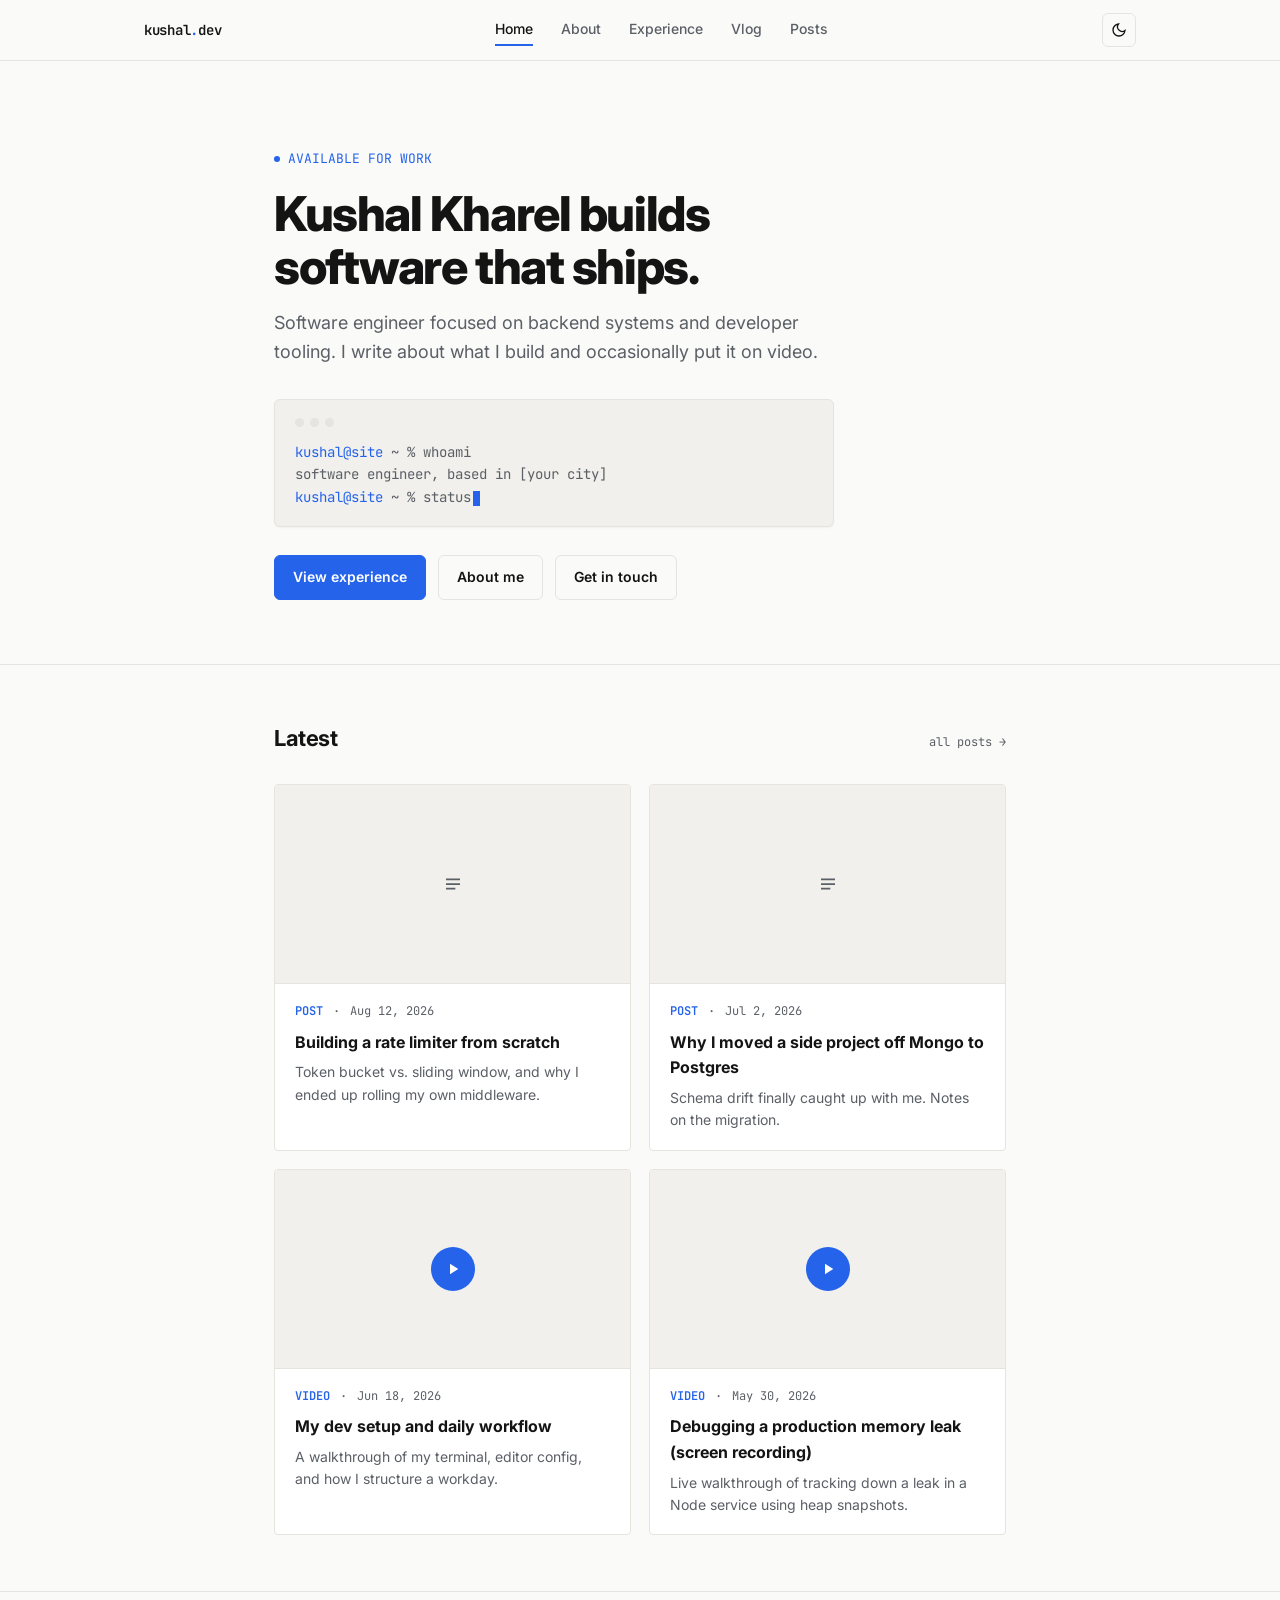
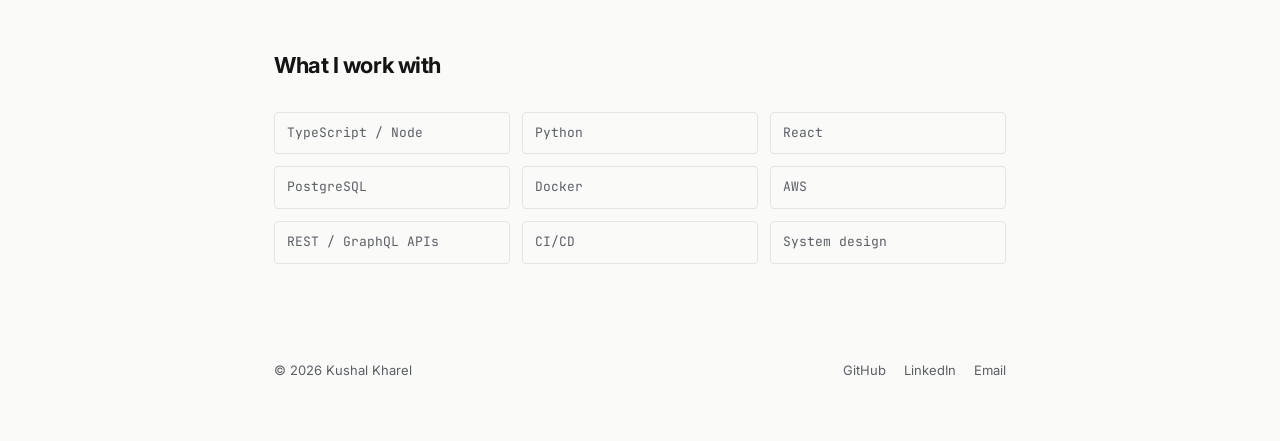
<file: index.html>
<!DOCTYPE html>
<html lang="en" data-theme="light">
<head>
<meta charset="UTF-8">
<meta name="viewport" content="width=device-width, initial-scale=1.0">
<title>Kushal Kharel — Software Engineer</title>
<meta name="description" content="Kushal Kharel — software engineer. Building things, writing about it, occasionally filming it.">
<link rel="icon" href="data:,">
<link rel="stylesheet" href="css/style.css">
</head>
<body>

<nav class="topnav">
  <div class="topnav-inner">
    <a href="index.html" class="brand">kushal<span class="dot">.</span>dev</a>
    <div class="nav-links" id="nav-links">
      <a href="index.html" class="active">Home</a>
      <a href="pages/about.html">About</a>
      <a href="pages/experience.html">Experience</a>
      <a href="pages/vlog.html">Vlog</a>
      <a href="pages/posts.html">Posts</a>
    </div>
    <div class="nav-right">
      <button class="theme-toggle" id="theme-toggle" aria-label="Toggle color theme">
        <svg class="icon-sun" viewBox="0 0 24 24" fill="none" stroke="currentColor" stroke-width="2"><circle cx="12" cy="12" r="4"/><path d="M12 2v2M12 20v2M4.93 4.93l1.41 1.41M17.66 17.66l1.41 1.41M2 12h2M20 12h2M4.93 19.07l1.41-1.41M17.66 6.34l1.41-1.41"/></svg>
        <svg class="icon-moon" viewBox="0 0 24 24" fill="none" stroke="currentColor" stroke-width="2"><path d="M21 12.79A9 9 0 1 1 11.21 3 7 7 0 0 0 21 12.79z"/></svg>
      </button>
      <button class="nav-toggle" id="nav-toggle" aria-label="Toggle menu">
        <svg width="22" height="22" viewBox="0 0 24 24" fill="none" stroke="currentColor" stroke-width="2"><path d="M3 12h18M3 6h18M3 18h18"/></svg>
      </button>
    </div>
  </div>
</nav>

<header class="hero">
  <div class="wrap">
    <div class="eyebrow">AVAILABLE FOR WORK</div>
    <h1>Kushal Kharel builds<br>software that ships.</h1>
    <p class="lede">Software engineer focused on backend systems and developer tooling. I write about what I build and occasionally put it on video.</p>

    <div class="terminal">
      <div class="terminal-bar"><span></span><span></span><span></span></div>
      <div class="terminal-line"><span class="terminal-prompt">kushal@site</span> ~ % whoami</div>
      <div class="terminal-line">software engineer, based in [your city]</div>
      <div class="terminal-line"><span class="terminal-prompt">kushal@site</span> ~ % status<span class="terminal-cursor"></span></div>
    </div>

    <div class="hero-actions">
      <a href="pages/experience.html" class="btn btn-primary">View experience</a>
      <a href="pages/about.html" class="btn btn-ghost">About me</a>
      <a href="mailto:you@kushalkharel.com" class="btn btn-ghost">Get in touch</a>
    </div>
  </div>
</header>

<section class="block">
  <div class="wrap">
    <div class="section-head">
      <span class="section-title">Latest</span>
      <a href="pages/posts.html" class="section-tag">all posts →</a>
    </div>
    <div class="posts-grid" id="home-latest">
      <!-- Filled from shared data -->
    </div>
  </div>
</section>

<section class="block">
  <div class="wrap">
    <div class="section-head">
      <span class="section-title">What I work with</span>
    </div>
    <div class="skills-grid">
      <div class="skill-item">TypeScript / Node</div>
      <div class="skill-item">Python</div>
      <div class="skill-item">React</div>
      <div class="skill-item">PostgreSQL</div>
      <div class="skill-item">Docker</div>
      <div class="skill-item">AWS</div>
      <div class="skill-item">REST / GraphQL APIs</div>
      <div class="skill-item">CI/CD</div>
      <div class="skill-item">System design</div>
    </div>
  </div>
</section>

<footer>
  <div class="wrap footer-inner">
    <span>© <span id="year"></span> Kushal Kharel</span>
    <div class="footer-links">
      <a href="https://github.com/" target="_blank" rel="noopener">GitHub</a>
      <a href="https://linkedin.com/" target="_blank" rel="noopener">LinkedIn</a>
      <a href="mailto:you@kushalkharel.com">Email</a>
    </div>
  </div>
</footer>

<script src="js/main.js"></script>
<script src="js/posts-data.js"></script>
<script>
  document.getElementById('year').textContent = new Date().getFullYear();
  const homeLatest = document.getElementById('home-latest');
  POSTS.slice(0, 4).forEach(p => {
    homeLatest.innerHTML += renderPostCard(p, '');
  });
</script>
</body>
</html>
</file>
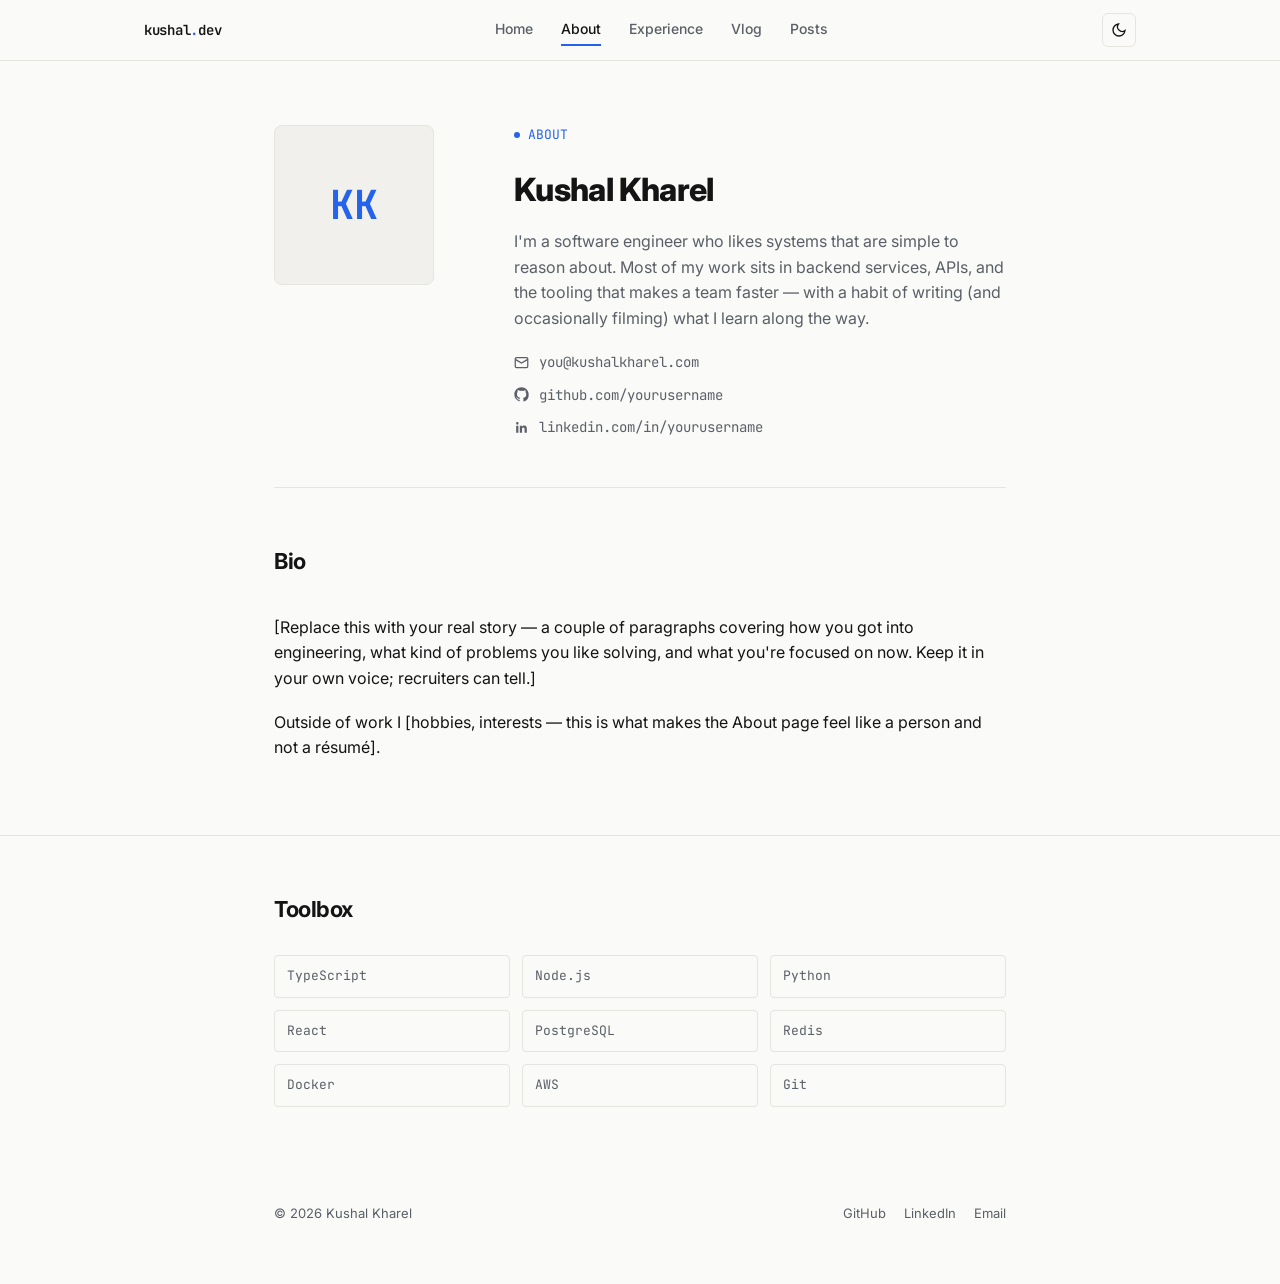
<file: pages/about.html>
<!DOCTYPE html>
<html lang="en" data-theme="light">
<head>
<meta charset="UTF-8">
<meta name="viewport" content="width=device-width, initial-scale=1.0">
<title>About — Kushal Kharel</title>
<link rel="icon" href="data:,">
<link rel="stylesheet" href="../css/style.css">
</head>
<body>

<nav class="topnav">
  <div class="topnav-inner">
    <a href="../index.html" class="brand">kushal<span class="dot">.</span>dev</a>
    <div class="nav-links" id="nav-links">
      <a href="../index.html">Home</a>
      <a href="about.html" class="active">About</a>
      <a href="experience.html">Experience</a>
      <a href="vlog.html">Vlog</a>
      <a href="posts.html">Posts</a>
    </div>
    <div class="nav-right">
      <button class="theme-toggle" id="theme-toggle" aria-label="Toggle color theme">
        <svg class="icon-sun" viewBox="0 0 24 24" fill="none" stroke="currentColor" stroke-width="2"><circle cx="12" cy="12" r="4"/><path d="M12 2v2M12 20v2M4.93 4.93l1.41 1.41M17.66 17.66l1.41 1.41M2 12h2M20 12h2M4.93 19.07l1.41-1.41M17.66 6.34l1.41-1.41"/></svg>
        <svg class="icon-moon" viewBox="0 0 24 24" fill="none" stroke="currentColor" stroke-width="2"><path d="M21 12.79A9 9 0 1 1 11.21 3 7 7 0 0 0 21 12.79z"/></svg>
      </button>
      <button class="nav-toggle" id="nav-toggle" aria-label="Toggle menu">
        <svg width="22" height="22" viewBox="0 0 24 24" fill="none" stroke="currentColor" stroke-width="2"><path d="M3 12h18M3 6h18M3 18h18"/></svg>
      </button>
    </div>
  </div>
</nav>

<div class="wrap">
  <div class="about-hero">
    <div class="avatar">KK</div>
    <div>
      <div class="eyebrow">ABOUT</div>
      <h1 style="font-size:32px;font-weight:800;letter-spacing:-0.02em;margin:0 0 14px;">Kushal Kharel</h1>
      <p style="color:var(--text-muted);font-size:16px;max-width:560px;margin:0 0 4px;">
        I'm a software engineer who likes systems that are simple to reason about.
        Most of my work sits in backend services, APIs, and the tooling that makes
        a team faster — with a habit of writing (and occasionally filming) what I
        learn along the way.
      </p>
      <div class="contact-list">
        <a href="mailto:you@kushalkharel.com">
          <svg width="15" height="15" viewBox="0 0 24 24" fill="none" stroke="currentColor" stroke-width="2"><rect x="2" y="4" width="20" height="16" rx="2"/><path d="m22 7-10 6L2 7"/></svg>
          you@kushalkharel.com
        </a>
        <a href="https://github.com/" target="_blank" rel="noopener">
          <svg width="15" height="15" viewBox="0 0 24 24" fill="currentColor"><path d="M12 .5C5.7.5.5 5.7.5 12c0 5 3.3 9.3 7.8 10.8.6.1.8-.3.8-.6v-2c-3.2.7-3.9-1.4-3.9-1.4-.5-1.3-1.3-1.7-1.3-1.7-1.1-.7.1-.7.1-.7 1.2.1 1.8 1.2 1.8 1.2 1 1.8 2.8 1.3 3.4 1 .1-.8.4-1.3.8-1.6-2.6-.3-5.3-1.3-5.3-5.8 0-1.3.5-2.3 1.2-3.1-.1-.3-.5-1.5.1-3.1 0 0 1-.3 3.3 1.2A11.4 11.4 0 0 1 12 6c1 0 2 .1 3 .4 2.3-1.5 3.3-1.2 3.3-1.2.6 1.6.2 2.8.1 3.1.8.8 1.2 1.8 1.2 3.1 0 4.5-2.7 5.5-5.3 5.8.4.4.8 1.1.8 2.2v3.3c0 .3.2.7.8.6A11.5 11.5 0 0 0 23.5 12c0-6.3-5.2-11.5-11.5-11.5z"/></svg>
          github.com/yourusername
        </a>
        <a href="https://linkedin.com/" target="_blank" rel="noopener">
          <svg width="15" height="15" viewBox="0 0 24 24" fill="currentColor"><path d="M20.4 20.4h-3.5v-5.6c0-1.3 0-3-1.9-3s-2.1 1.4-2.1 2.9v5.7H9.3V9h3.4v1.6h.1c.5-.9 1.6-1.9 3.4-1.9 3.6 0 4.3 2.4 4.3 5.5v6.2zM5.3 7.4A2 2 0 1 1 5.3 3.3a2 2 0 0 1 0 4.1zM7 20.4H3.5V9H7v11.4z"/></svg>
          linkedin.com/in/yourusername
        </a>
      </div>
    </div>
  </div>
</div>

<section class="block">
  <div class="wrap">
    <div class="section-head"><span class="section-title">Bio</span></div>
    <div class="prose" style="padding-bottom:0;">
      <p>
        [Replace this with your real story — a couple of paragraphs covering how you
        got into engineering, what kind of problems you like solving, and what
        you're focused on now. Keep it in your own voice; recruiters can tell.]
      </p>
      <p>
        Outside of work I [hobbies, interests — this is what makes the About page
        feel like a person and not a résumé].
      </p>
    </div>
  </div>
</section>

<section class="block">
  <div class="wrap">
    <div class="section-head"><span class="section-title">Toolbox</span></div>
    <div class="skills-grid">
      <div class="skill-item">TypeScript</div>
      <div class="skill-item">Node.js</div>
      <div class="skill-item">Python</div>
      <div class="skill-item">React</div>
      <div class="skill-item">PostgreSQL</div>
      <div class="skill-item">Redis</div>
      <div class="skill-item">Docker</div>
      <div class="skill-item">AWS</div>
      <div class="skill-item">Git</div>
    </div>
  </div>
</section>

<footer>
  <div class="wrap footer-inner">
    <span>© <span id="year"></span> Kushal Kharel</span>
    <div class="footer-links">
      <a href="https://github.com/" target="_blank" rel="noopener">GitHub</a>
      <a href="https://linkedin.com/" target="_blank" rel="noopener">LinkedIn</a>
      <a href="mailto:you@kushalkharel.com">Email</a>
    </div>
  </div>
</footer>

<script src="../js/main.js"></script>
<script>document.getElementById('year').textContent = new Date().getFullYear();</script>
</body>
</html>
</file>
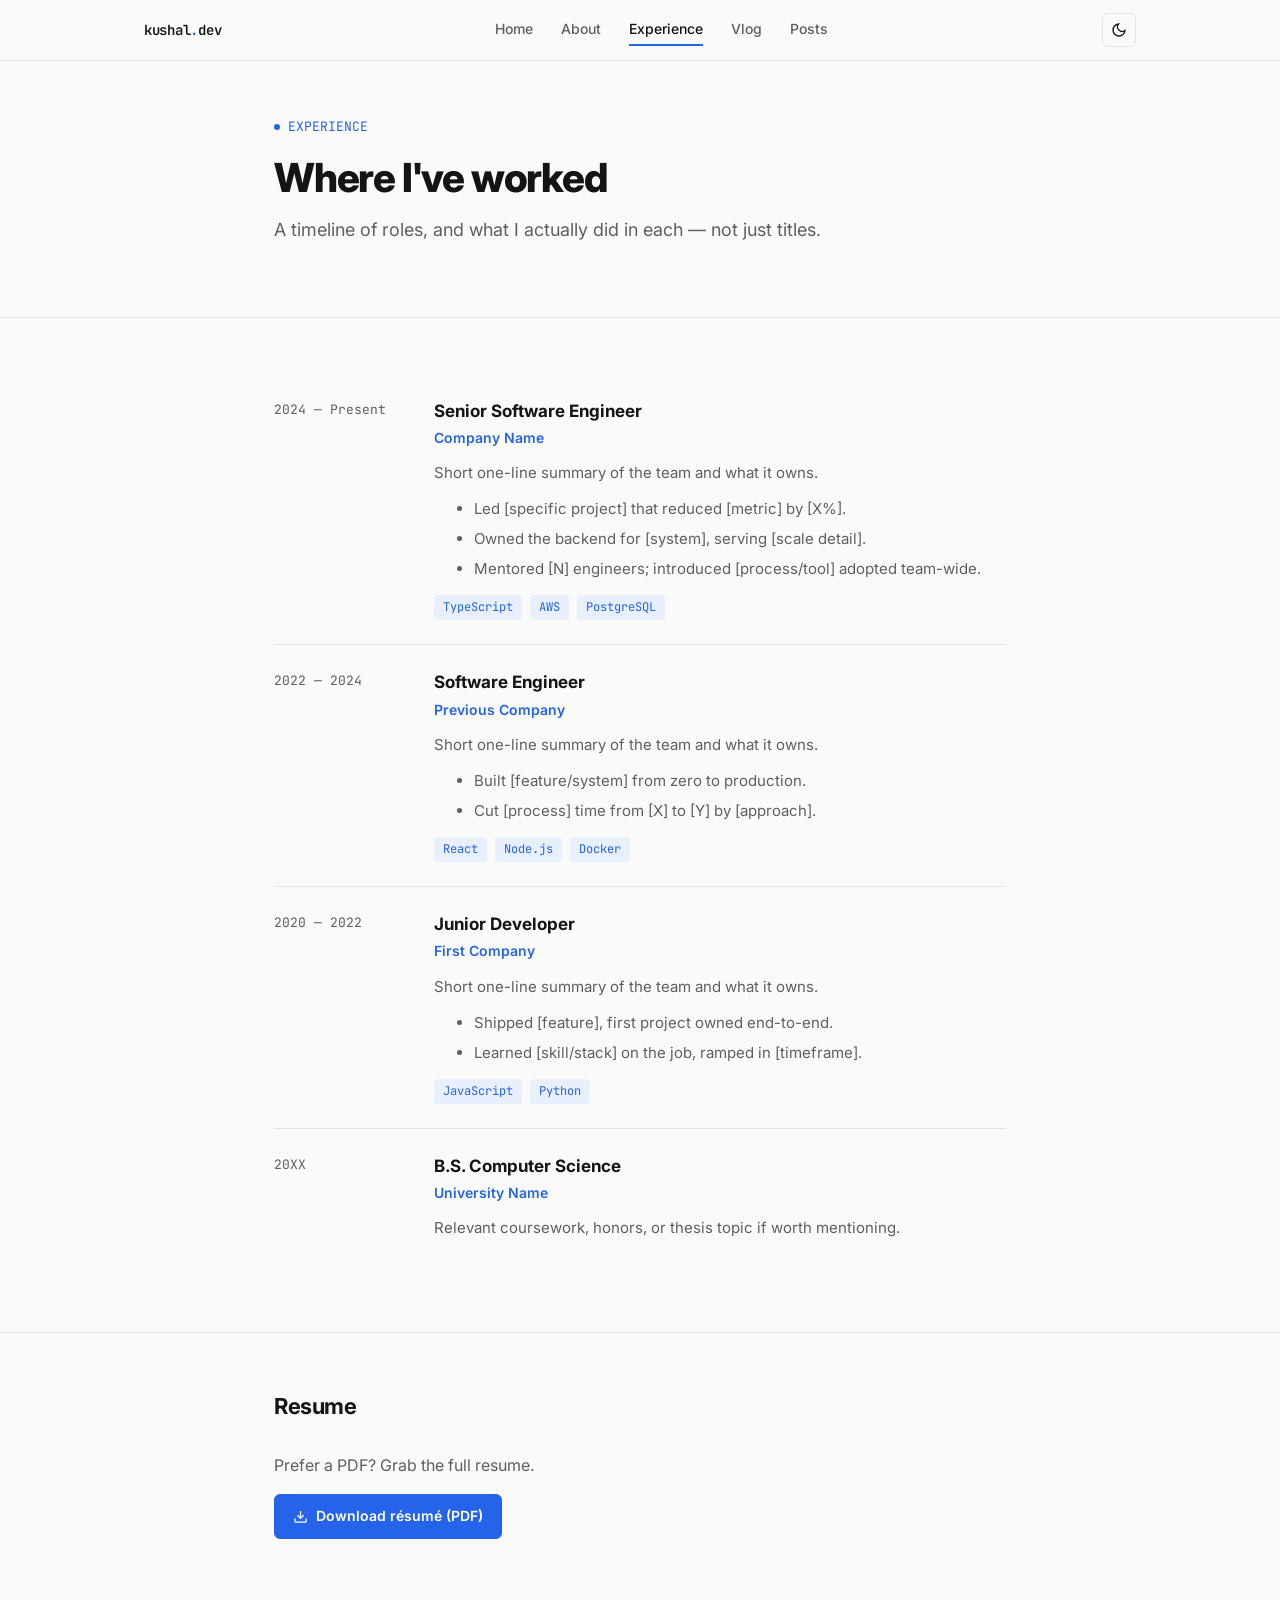
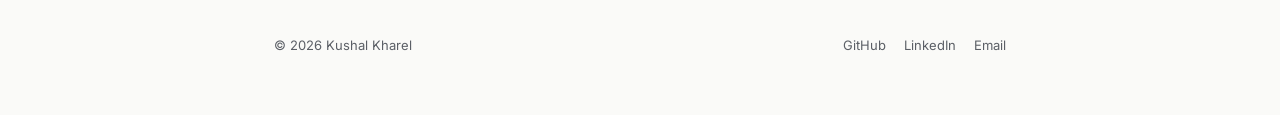
<file: pages/experience.html>
<!DOCTYPE html>
<html lang="en" data-theme="light">
<head>
<meta charset="UTF-8">
<meta name="viewport" content="width=device-width, initial-scale=1.0">
<title>Experience — Kushal Kharel</title>
<link rel="icon" href="data:,">
<link rel="stylesheet" href="../css/style.css">
</head>
<body>

<nav class="topnav">
  <div class="topnav-inner">
    <a href="../index.html" class="brand">kushal<span class="dot">.</span>dev</a>
    <div class="nav-links" id="nav-links">
      <a href="../index.html">Home</a>
      <a href="about.html">About</a>
      <a href="experience.html" class="active">Experience</a>
      <a href="vlog.html">Vlog</a>
      <a href="posts.html">Posts</a>
    </div>
    <div class="nav-right">
      <button class="theme-toggle" id="theme-toggle" aria-label="Toggle color theme">
        <svg class="icon-sun" viewBox="0 0 24 24" fill="none" stroke="currentColor" stroke-width="2"><circle cx="12" cy="12" r="4"/><path d="M12 2v2M12 20v2M4.93 4.93l1.41 1.41M17.66 17.66l1.41 1.41M2 12h2M20 12h2M4.93 19.07l1.41-1.41M17.66 6.34l1.41-1.41"/></svg>
        <svg class="icon-moon" viewBox="0 0 24 24" fill="none" stroke="currentColor" stroke-width="2"><path d="M21 12.79A9 9 0 1 1 11.21 3 7 7 0 0 0 21 12.79z"/></svg>
      </button>
      <button class="nav-toggle" id="nav-toggle" aria-label="Toggle menu">
        <svg width="22" height="22" viewBox="0 0 24 24" fill="none" stroke="currentColor" stroke-width="2"><path d="M3 12h18M3 6h18M3 18h18"/></svg>
      </button>
    </div>
  </div>
</nav>

<header class="hero" style="padding:56px 0 40px;">
  <div class="wrap">
    <div class="eyebrow">EXPERIENCE</div>
    <h1 style="font-size:clamp(28px,4vw,40px);">Where I've worked</h1>
    <p class="lede">A timeline of roles, and what I actually did in each — not just titles.</p>
  </div>
</header>

<section class="block">
  <div class="wrap">

    <div class="timeline-item">
      <div class="timeline-date">2024 — Present</div>
      <div>
        <h3 class="timeline-role">Senior Software Engineer</h3>
        <div class="timeline-org">Company Name</div>
        <p class="timeline-desc">
          Short one-line summary of the team and what it owns.
        </p>
        <ul class="timeline-desc">
          <li>Led [specific project] that reduced [metric] by [X%].</li>
          <li>Owned the backend for [system], serving [scale detail].</li>
          <li>Mentored [N] engineers; introduced [process/tool] adopted team-wide.</li>
        </ul>
        <div class="tag-row">
          <span class="tag">TypeScript</span>
          <span class="tag">AWS</span>
          <span class="tag">PostgreSQL</span>
        </div>
      </div>
    </div>

    <div class="timeline-item">
      <div class="timeline-date">2022 — 2024</div>
      <div>
        <h3 class="timeline-role">Software Engineer</h3>
        <div class="timeline-org">Previous Company</div>
        <p class="timeline-desc">
          Short one-line summary of the team and what it owns.
        </p>
        <ul class="timeline-desc">
          <li>Built [feature/system] from zero to production.</li>
          <li>Cut [process] time from [X] to [Y] by [approach].</li>
        </ul>
        <div class="tag-row">
          <span class="tag">React</span>
          <span class="tag">Node.js</span>
          <span class="tag">Docker</span>
        </div>
      </div>
    </div>

    <div class="timeline-item">
      <div class="timeline-date">2020 — 2022</div>
      <div>
        <h3 class="timeline-role">Junior Developer</h3>
        <div class="timeline-org">First Company</div>
        <p class="timeline-desc">
          Short one-line summary of the team and what it owns.
        </p>
        <ul class="timeline-desc">
          <li>Shipped [feature], first project owned end-to-end.</li>
          <li>Learned [skill/stack] on the job, ramped in [timeframe].</li>
        </ul>
        <div class="tag-row">
          <span class="tag">JavaScript</span>
          <span class="tag">Python</span>
        </div>
      </div>
    </div>

    <div class="timeline-item">
      <div class="timeline-date">20XX</div>
      <div>
        <h3 class="timeline-role">B.S. Computer Science</h3>
        <div class="timeline-org">University Name</div>
        <p class="timeline-desc">Relevant coursework, honors, or thesis topic if worth mentioning.</p>
      </div>
    </div>

  </div>
</section>

<section class="block">
  <div class="wrap">
    <div class="section-head"><span class="section-title">Resume</span></div>
    <p style="color:var(--text-muted);margin-bottom:16px;">Prefer a PDF? Grab the full resume.</p>
    <a href="../assets/resume.pdf" class="btn btn-primary" download>
      <svg width="15" height="15" viewBox="0 0 24 24" fill="none" stroke="currentColor" stroke-width="2"><path d="M21 15v4a2 2 0 0 1-2 2H5a2 2 0 0 1-2-2v-4M7 10l5 5 5-5M12 15V3"/></svg>
      Download résumé (PDF)
    </a>
  </div>
</section>

<footer>
  <div class="wrap footer-inner">
    <span>© <span id="year"></span> Kushal Kharel</span>
    <div class="footer-links">
      <a href="https://github.com/" target="_blank" rel="noopener">GitHub</a>
      <a href="https://linkedin.com/" target="_blank" rel="noopener">LinkedIn</a>
      <a href="mailto:you@kushalkharel.com">Email</a>
    </div>
  </div>
</footer>

<script src="../js/main.js"></script>
<script>document.getElementById('year').textContent = new Date().getFullYear();</script>
</body>
</html>
</file>
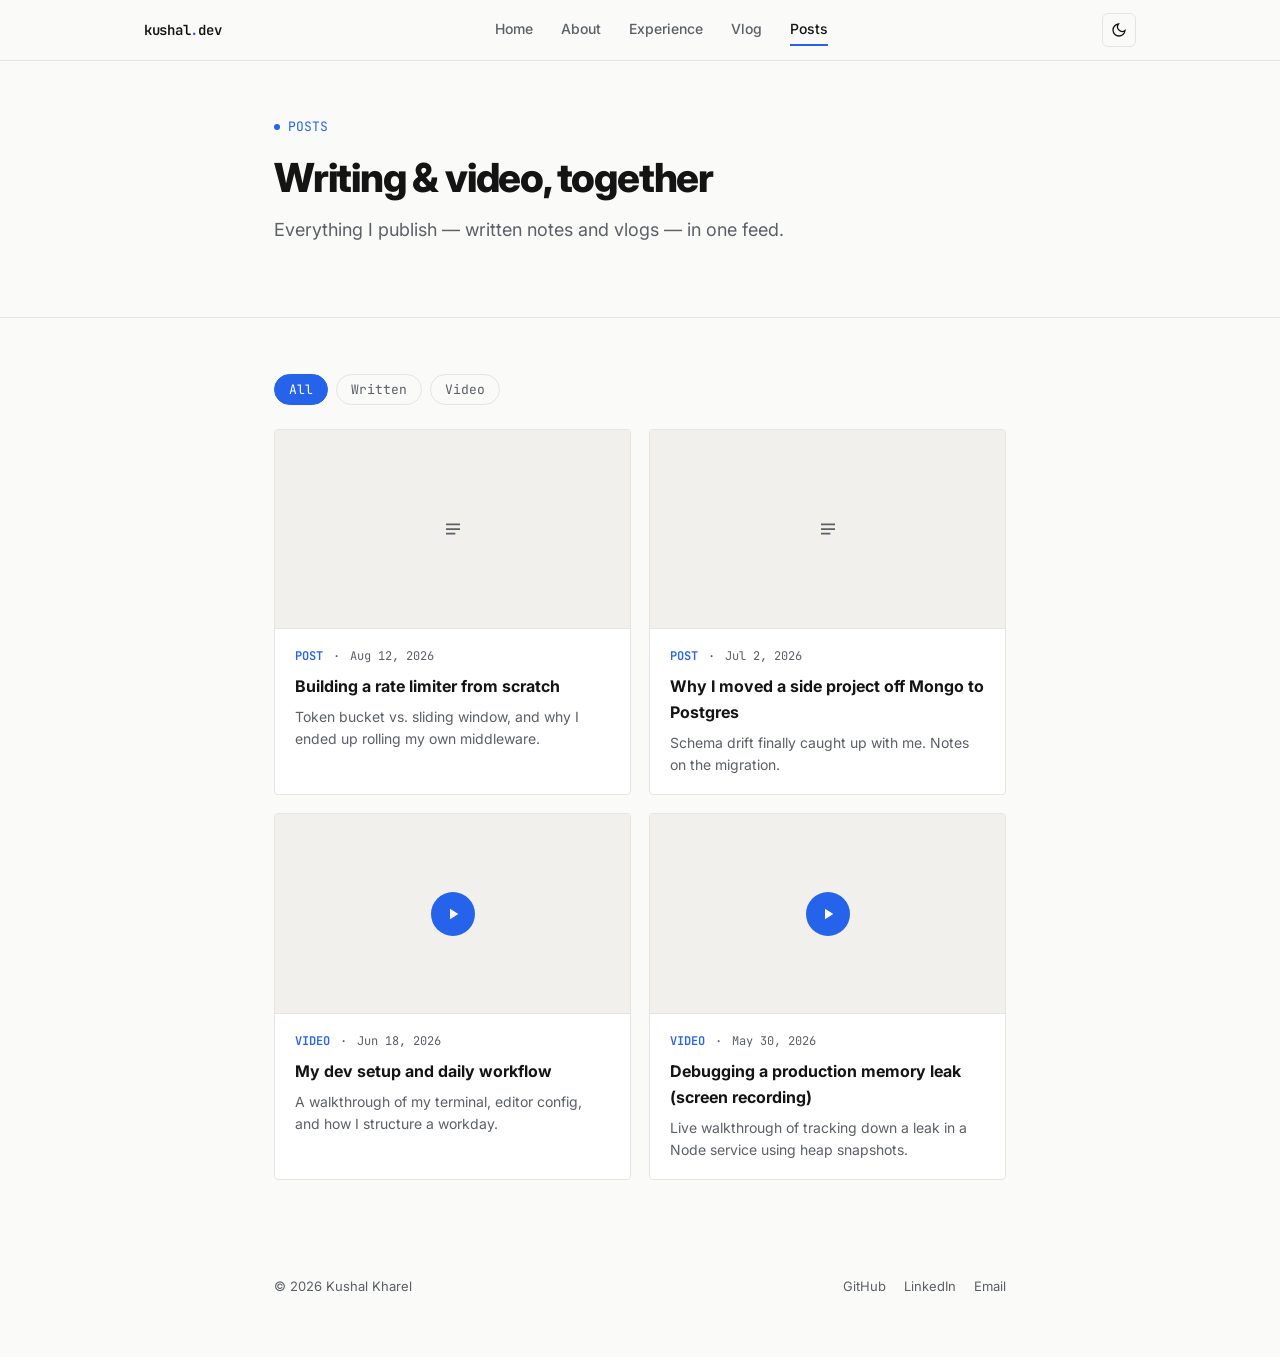
<file: pages/posts.html>
<!DOCTYPE html>
<html lang="en" data-theme="light">
<head>
<meta charset="UTF-8">
<meta name="viewport" content="width=device-width, initial-scale=1.0">
<title>Posts — Kushal Kharel</title>
<link rel="icon" href="data:,">
<link rel="stylesheet" href="../css/style.css">
</head>
<body>

<nav class="topnav">
  <div class="topnav-inner">
    <a href="../index.html" class="brand">kushal<span class="dot">.</span>dev</a>
    <div class="nav-links" id="nav-links">
      <a href="../index.html">Home</a>
      <a href="about.html">About</a>
      <a href="experience.html">Experience</a>
      <a href="vlog.html">Vlog</a>
      <a href="posts.html" class="active">Posts</a>
    </div>
    <div class="nav-right">
      <button class="theme-toggle" id="theme-toggle" aria-label="Toggle color theme">
        <svg class="icon-sun" viewBox="0 0 24 24" fill="none" stroke="currentColor" stroke-width="2"><circle cx="12" cy="12" r="4"/><path d="M12 2v2M12 20v2M4.93 4.93l1.41 1.41M17.66 17.66l1.41 1.41M2 12h2M20 12h2M4.93 19.07l1.41-1.41M17.66 6.34l1.41-1.41"/></svg>
        <svg class="icon-moon" viewBox="0 0 24 24" fill="none" stroke="currentColor" stroke-width="2"><path d="M21 12.79A9 9 0 1 1 11.21 3 7 7 0 0 0 21 12.79z"/></svg>
      </button>
      <button class="nav-toggle" id="nav-toggle" aria-label="Toggle menu">
        <svg width="22" height="22" viewBox="0 0 24 24" fill="none" stroke="currentColor" stroke-width="2"><path d="M3 12h18M3 6h18M3 18h18"/></svg>
      </button>
    </div>
  </div>
</nav>

<header class="hero" style="padding:56px 0 40px;">
  <div class="wrap">
    <div class="eyebrow">POSTS</div>
    <h1 style="font-size:clamp(28px,4vw,40px);">Writing & video, together</h1>
    <p class="lede">Everything I publish — written notes and vlogs — in one feed.</p>
  </div>
</header>

<section class="block">
  <div class="wrap">
    <div class="filter-row">
      <button class="filter-btn active" data-filter="all">All</button>
      <button class="filter-btn" data-filter="post">Written</button>
      <button class="filter-btn" data-filter="video">Video</button>
    </div>
    <div class="posts-grid" id="posts-grid"></div>
  </div>
</section>

<footer>
  <div class="wrap footer-inner">
    <span>© <span id="year"></span> Kushal Kharel</span>
    <div class="footer-links">
      <a href="https://github.com/" target="_blank" rel="noopener">GitHub</a>
      <a href="https://linkedin.com/" target="_blank" rel="noopener">LinkedIn</a>
      <a href="mailto:you@kushalkharel.com">Email</a>
    </div>
  </div>
</footer>

<script src="../js/main.js"></script>
<script src="../js/posts-data.js"></script>
<script>
  document.getElementById('year').textContent = new Date().getFullYear();
  const grid = document.getElementById('posts-grid');
  const sorted = [...POSTS].sort((a, b) => new Date(b.date) - new Date(a.date));

  function render(filter) {
    const items = filter === 'all' ? sorted : sorted.filter(p => p.kind === filter);
    grid.innerHTML = items.length
      ? items.map(p => renderPostCard(p, '../')).join('')
      : '<p style="color:var(--text-muted);">Nothing here yet.</p>';
  }

  document.querySelectorAll('.filter-btn').forEach(btn => {
    btn.addEventListener('click', () => {
      document.querySelectorAll('.filter-btn').forEach(b => b.classList.remove('active'));
      btn.classList.add('active');
      render(btn.dataset.filter);
    });
  });

  render('all');
</script>
</body>
</html>
</file>
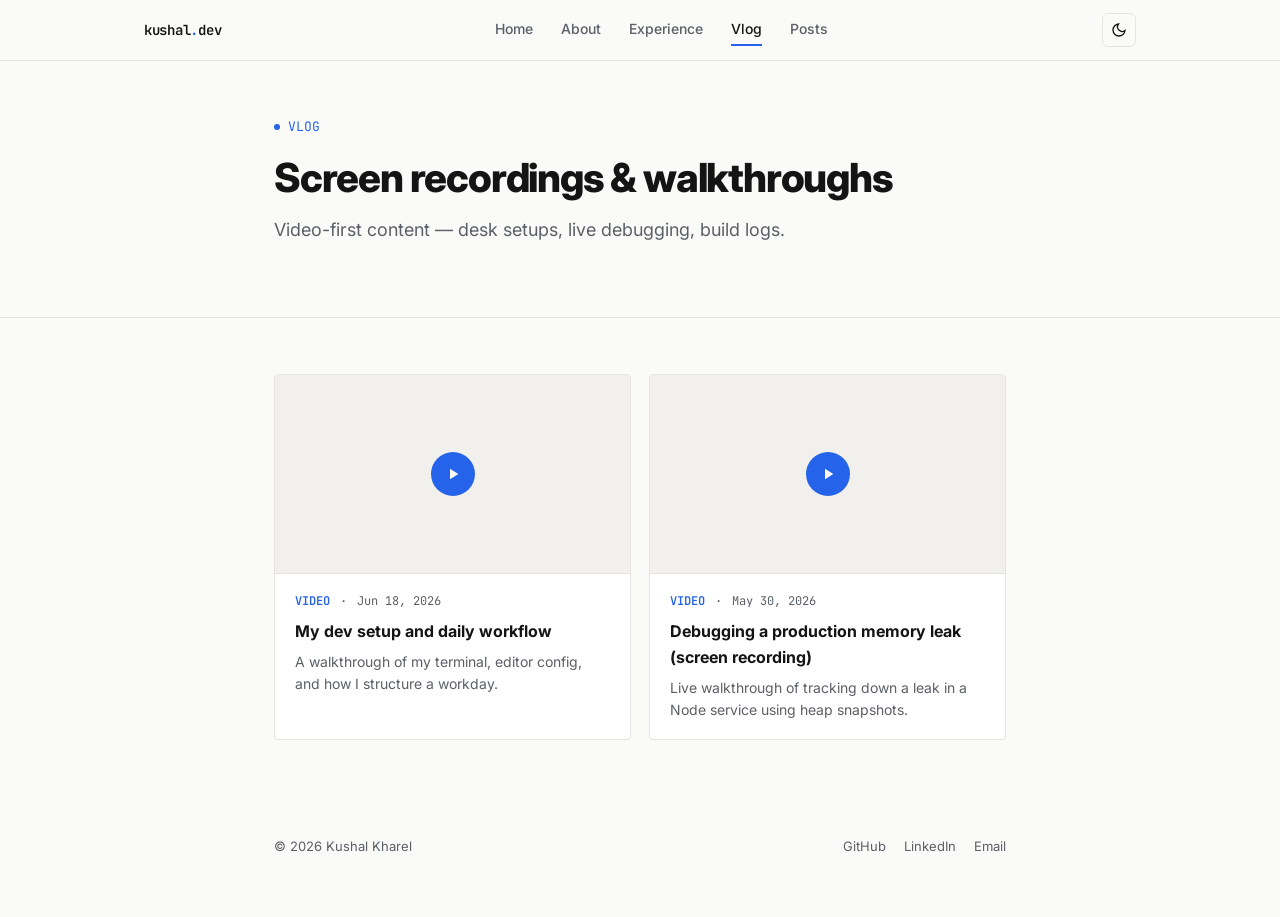
<file: pages/vlog.html>
<!DOCTYPE html>
<html lang="en" data-theme="light">
<head>
<meta charset="UTF-8">
<meta name="viewport" content="width=device-width, initial-scale=1.0">
<title>Vlog — Kushal Kharel</title>
<link rel="icon" href="data:,">
<link rel="stylesheet" href="../css/style.css">
</head>
<body>

<nav class="topnav">
  <div class="topnav-inner">
    <a href="../index.html" class="brand">kushal<span class="dot">.</span>dev</a>
    <div class="nav-links" id="nav-links">
      <a href="../index.html">Home</a>
      <a href="about.html">About</a>
      <a href="experience.html">Experience</a>
      <a href="vlog.html" class="active">Vlog</a>
      <a href="posts.html">Posts</a>
    </div>
    <div class="nav-right">
      <button class="theme-toggle" id="theme-toggle" aria-label="Toggle color theme">
        <svg class="icon-sun" viewBox="0 0 24 24" fill="none" stroke="currentColor" stroke-width="2"><circle cx="12" cy="12" r="4"/><path d="M12 2v2M12 20v2M4.93 4.93l1.41 1.41M17.66 17.66l1.41 1.41M2 12h2M20 12h2M4.93 19.07l1.41-1.41M17.66 6.34l1.41-1.41"/></svg>
        <svg class="icon-moon" viewBox="0 0 24 24" fill="none" stroke="currentColor" stroke-width="2"><path d="M21 12.79A9 9 0 1 1 11.21 3 7 7 0 0 0 21 12.79z"/></svg>
      </button>
      <button class="nav-toggle" id="nav-toggle" aria-label="Toggle menu">
        <svg width="22" height="22" viewBox="0 0 24 24" fill="none" stroke="currentColor" stroke-width="2"><path d="M3 12h18M3 6h18M3 18h18"/></svg>
      </button>
    </div>
  </div>
</nav>

<header class="hero" style="padding:56px 0 40px;">
  <div class="wrap">
    <div class="eyebrow">VLOG</div>
    <h1 style="font-size:clamp(28px,4vw,40px);">Screen recordings & walkthroughs</h1>
    <p class="lede">Video-first content — desk setups, live debugging, build logs.</p>
  </div>
</header>

<section class="block">
  <div class="wrap">
    <div class="posts-grid" id="vlog-grid"></div>
  </div>
</section>

<footer>
  <div class="wrap footer-inner">
    <span>© <span id="year"></span> Kushal Kharel</span>
    <div class="footer-links">
      <a href="https://github.com/" target="_blank" rel="noopener">GitHub</a>
      <a href="https://linkedin.com/" target="_blank" rel="noopener">LinkedIn</a>
      <a href="mailto:you@kushalkharel.com">Email</a>
    </div>
  </div>
</footer>

<script src="../js/main.js"></script>
<script src="../js/posts-data.js"></script>
<script>
  document.getElementById('year').textContent = new Date().getFullYear();
  const grid = document.getElementById('vlog-grid');
  const videos = POSTS.filter(p => p.kind === 'video');
  if (videos.length) {
    videos.forEach(p => grid.innerHTML += renderPostCard(p, '../'));
  } else {
    grid.innerHTML = '<p style="color:var(--text-muted);">No videos yet — check back soon.</p>';
  }
</script>
</body>
</html>
</file>
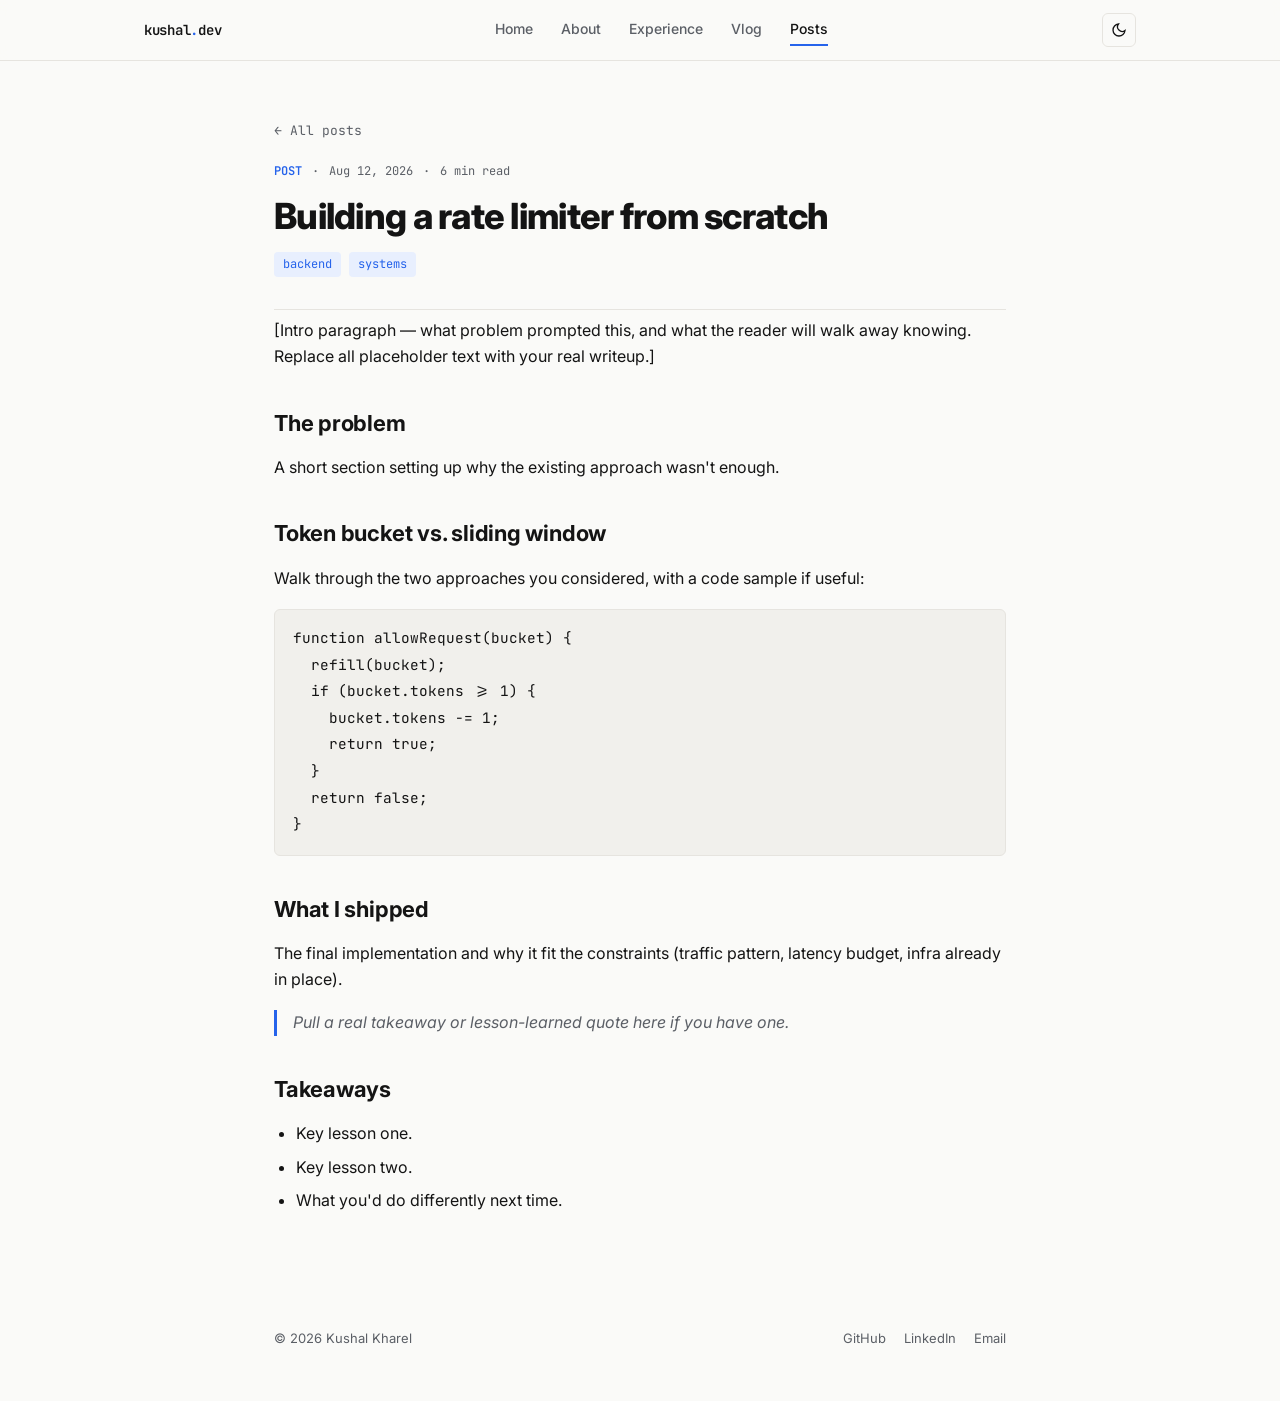
<file: posts/building-a-rate-limiter.html>
<!DOCTYPE html>
<html lang="en" data-theme="light">
<head>
<meta charset="UTF-8">
<meta name="viewport" content="width=device-width, initial-scale=1.0">
<title>Building a rate limiter from scratch — Kushal Kharel</title>
<link rel="icon" href="data:,">
<link rel="stylesheet" href="../css/style.css">
</head>
<body>

<nav class="topnav">
  <div class="topnav-inner">
    <a href="../index.html" class="brand">kushal<span class="dot">.</span>dev</a>
    <div class="nav-links" id="nav-links">
      <a href="../index.html">Home</a>
      <a href="../pages/about.html">About</a>
      <a href="../pages/experience.html">Experience</a>
      <a href="../pages/vlog.html">Vlog</a>
      <a href="../pages/posts.html" class="active">Posts</a>
    </div>
    <div class="nav-right">
      <button class="theme-toggle" id="theme-toggle" aria-label="Toggle color theme">
        <svg class="icon-sun" viewBox="0 0 24 24" fill="none" stroke="currentColor" stroke-width="2"><circle cx="12" cy="12" r="4"/><path d="M12 2v2M12 20v2M4.93 4.93l1.41 1.41M17.66 17.66l1.41 1.41M2 12h2M20 12h2M4.93 19.07l1.41-1.41M17.66 6.34l1.41-1.41"/></svg>
        <svg class="icon-moon" viewBox="0 0 24 24" fill="none" stroke="currentColor" stroke-width="2"><path d="M21 12.79A9 9 0 1 1 11.21 3 7 7 0 0 0 21 12.79z"/></svg>
      </button>
      <button class="nav-toggle" id="nav-toggle" aria-label="Toggle menu">
        <svg width="22" height="22" viewBox="0 0 24 24" fill="none" stroke="currentColor" stroke-width="2"><path d="M3 12h18M3 6h18M3 18h18"/></svg>
      </button>
    </div>
  </div>
</nav>

<div class="wrap">
  <div class="post-hero">
    <a href="../pages/posts.html" class="back-link">← All posts</a>
    <div class="post-meta">
      <span class="post-kind">POST</span>
      <span>·</span>
      <span>Aug 12, 2026</span>
      <span>·</span>
      <span>6 min read</span>
    </div>
    <h1>Building a rate limiter from scratch</h1>
    <div class="tag-row">
      <span class="tag">backend</span>
      <span class="tag">systems</span>
    </div>
  </div>

  <article class="prose">
    <p>
      [Intro paragraph — what problem prompted this, and what the reader will
      walk away knowing. Replace all placeholder text with your real writeup.]
    </p>

    <h2>The problem</h2>
    <p>
      A short section setting up why the existing approach wasn't enough.
    </p>

    <h2>Token bucket vs. sliding window</h2>
    <p>
      Walk through the two approaches you considered, with a code sample if useful:
    </p>
    <pre><code>function allowRequest(bucket) {
  refill(bucket);
  if (bucket.tokens &gt;= 1) {
    bucket.tokens -= 1;
    return true;
  }
  return false;
}</code></pre>

    <h2>What I shipped</h2>
    <p>
      The final implementation and why it fit the constraints (traffic pattern,
      latency budget, infra already in place).
    </p>

    <blockquote>
      Pull a real takeaway or lesson-learned quote here if you have one.
    </blockquote>

    <h2>Takeaways</h2>
    <ul>
      <li>Key lesson one.</li>
      <li>Key lesson two.</li>
      <li>What you'd do differently next time.</li>
    </ul>
  </article>
</div>

<footer>
  <div class="wrap footer-inner">
    <span>© <span id="year"></span> Kushal Kharel</span>
    <div class="footer-links">
      <a href="https://github.com/" target="_blank" rel="noopener">GitHub</a>
      <a href="https://linkedin.com/" target="_blank" rel="noopener">LinkedIn</a>
      <a href="mailto:you@kushalkharel.com">Email</a>
    </div>
  </div>
</footer>

<script src="../js/main.js"></script>
<script>document.getElementById('year').textContent = new Date().getFullYear();</script>
</body>
</html>
</file>
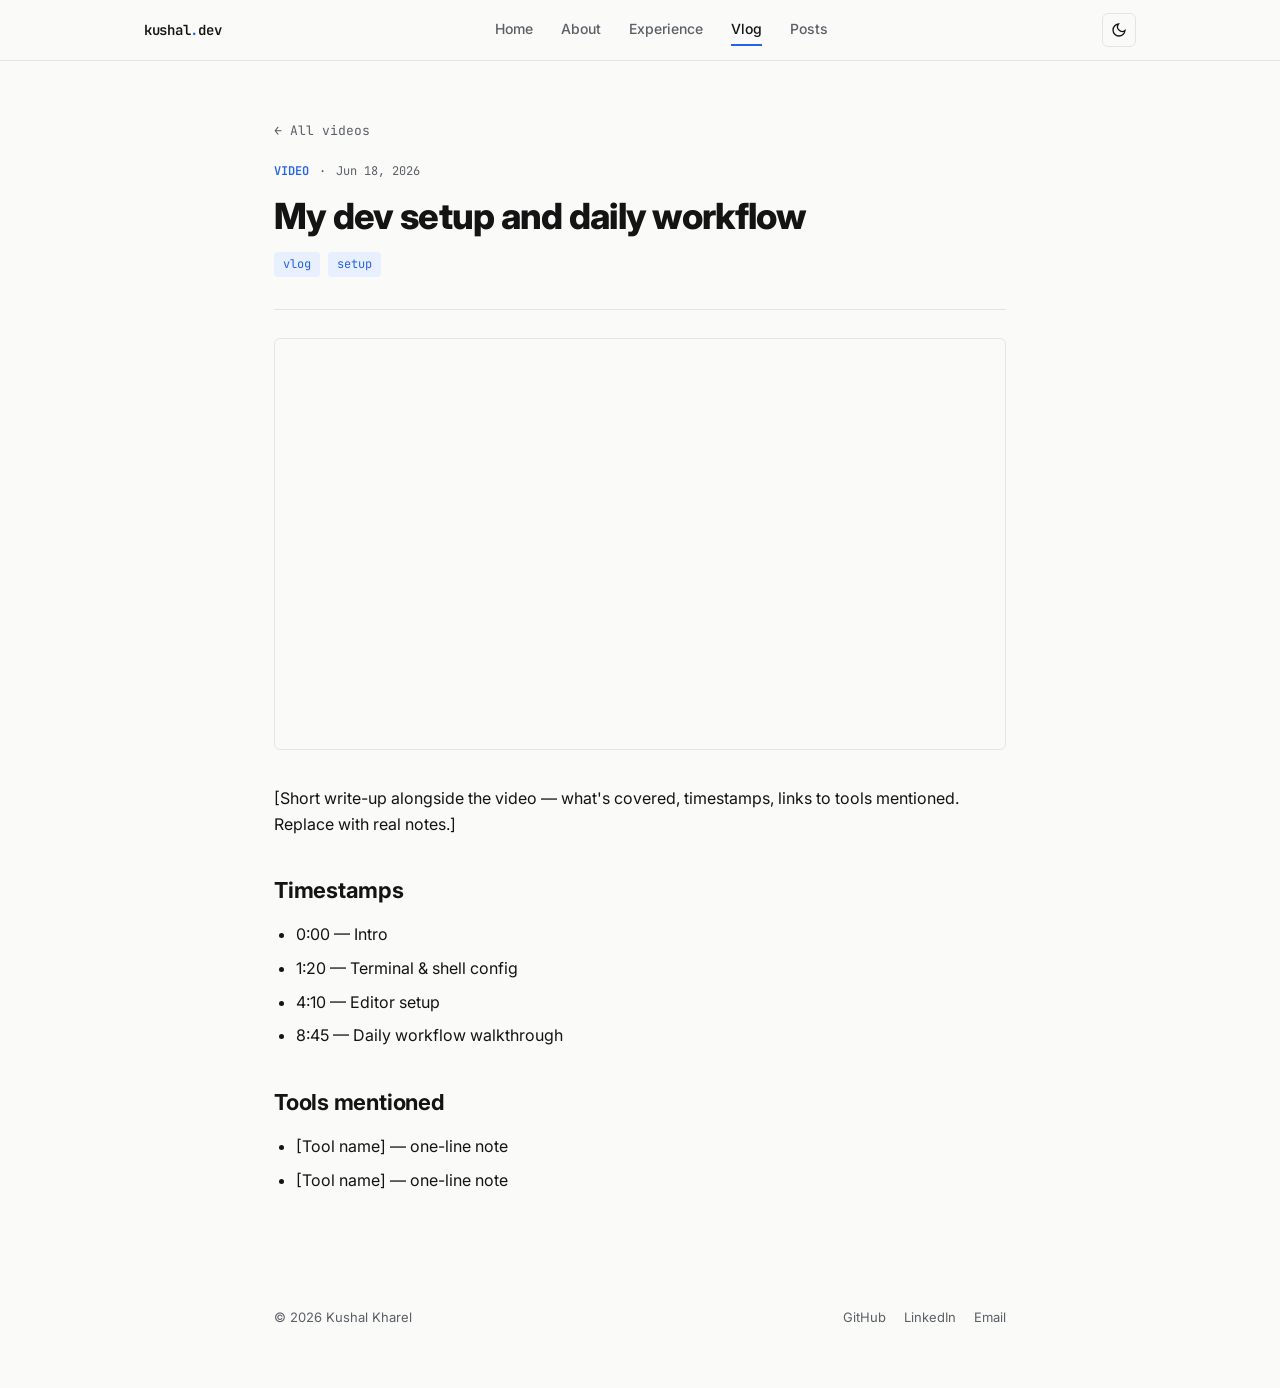
<file: posts/desk-setup-and-workflow.html>
<!DOCTYPE html>
<html lang="en" data-theme="light">
<head>
<meta charset="UTF-8">
<meta name="viewport" content="width=device-width, initial-scale=1.0">
<title>My dev setup and daily workflow — Kushal Kharel</title>
<link rel="icon" href="data:,">
<link rel="stylesheet" href="../css/style.css">
</head>
<body>

<nav class="topnav">
  <div class="topnav-inner">
    <a href="../index.html" class="brand">kushal<span class="dot">.</span>dev</a>
    <div class="nav-links" id="nav-links">
      <a href="../index.html">Home</a>
      <a href="../pages/about.html">About</a>
      <a href="../pages/experience.html">Experience</a>
      <a href="../pages/vlog.html" class="active">Vlog</a>
      <a href="../pages/posts.html">Posts</a>
    </div>
    <div class="nav-right">
      <button class="theme-toggle" id="theme-toggle" aria-label="Toggle color theme">
        <svg class="icon-sun" viewBox="0 0 24 24" fill="none" stroke="currentColor" stroke-width="2"><circle cx="12" cy="12" r="4"/><path d="M12 2v2M12 20v2M4.93 4.93l1.41 1.41M17.66 17.66l1.41 1.41M2 12h2M20 12h2M4.93 19.07l1.41-1.41M17.66 6.34l1.41-1.41"/></svg>
        <svg class="icon-moon" viewBox="0 0 24 24" fill="none" stroke="currentColor" stroke-width="2"><path d="M21 12.79A9 9 0 1 1 11.21 3 7 7 0 0 0 21 12.79z"/></svg>
      </button>
      <button class="nav-toggle" id="nav-toggle" aria-label="Toggle menu">
        <svg width="22" height="22" viewBox="0 0 24 24" fill="none" stroke="currentColor" stroke-width="2"><path d="M3 12h18M3 6h18M3 18h18"/></svg>
      </button>
    </div>
  </div>
</nav>

<div class="wrap">
  <div class="post-hero">
    <a href="../pages/vlog.html" class="back-link">← All videos</a>
    <div class="post-meta">
      <span class="post-kind">VIDEO</span>
      <span>·</span>
      <span>Jun 18, 2026</span>
    </div>
    <h1>My dev setup and daily workflow</h1>
    <div class="tag-row">
      <span class="tag">vlog</span>
      <span class="tag">setup</span>
    </div>
  </div>

  <div class="video-embed">
    <iframe
      src="https://www.youtube.com/embed/dQw4w9WgXcQ"
      title="My dev setup and daily workflow"
      allow="accelerometer; autoplay; clipboard-write; encrypted-media; gyroscope; picture-in-picture"
      allowfullscreen>
    </iframe>
  </div>

  <article class="prose">
    <p>
      [Short write-up alongside the video — what's covered, timestamps, links
      to tools mentioned. Replace with real notes.]
    </p>
    <h2>Timestamps</h2>
    <ul>
      <li>0:00 — Intro</li>
      <li>1:20 — Terminal & shell config</li>
      <li>4:10 — Editor setup</li>
      <li>8:45 — Daily workflow walkthrough</li>
    </ul>
    <h2>Tools mentioned</h2>
    <ul>
      <li>[Tool name] — one-line note</li>
      <li>[Tool name] — one-line note</li>
    </ul>
  </article>
</div>

<footer>
  <div class="wrap footer-inner">
    <span>© <span id="year"></span> Kushal Kharel</span>
    <div class="footer-links">
      <a href="https://github.com/" target="_blank" rel="noopener">GitHub</a>
      <a href="https://linkedin.com/" target="_blank" rel="noopener">LinkedIn</a>
      <a href="mailto:you@kushalkharel.com">Email</a>
    </div>
  </div>
</footer>

<script src="../js/main.js"></script>
<script>document.getElementById('year').textContent = new Date().getFullYear();</script>
</body>
</html>
</file>
<file: css/style.css>
/* =========================================================
   Kushal Kharel — Portfolio
   ========================================================= */

@import url('https://fonts.googleapis.com/css2?family=Inter:wght@400;500;600;700;800&family=JetBrains+Mono:wght@400;500;600&display=swap');

:root {
  /* Light (default) */
  --bg: #FAFAF8;
  --bg-elevated: #FFFFFF;
  --text: #141414;
  --text-muted: #5B5F66;
  --border: #E6E4DF;
  --accent: #2563EB;
  --accent-soft: #E8EFFE;
  --code-bg: #F1F0EC;
  --shadow: 0 1px 2px rgba(20,20,20,0.04);

  --font-sans: 'Inter', -apple-system, BlinkMacSystemFont, 'Segoe UI', sans-serif;
  --font-mono: 'JetBrains Mono', 'SF Mono', Consolas, monospace;

  --maxw: 780px;
  --maxw-wide: 1040px;
}

html[data-theme="dark"] {
  --bg: #0D0F12;
  --bg-elevated: #14171B;
  --text: #E8E8E6;
  --text-muted: #8A8F98;
  --border: #23262B;
  --accent: #5B9DFF;
  --accent-soft: #16233A;
  --code-bg: #16181C;
  --shadow: 0 1px 2px rgba(0,0,0,0.3);
}

* { box-sizing: border-box; }

html {
  scroll-behavior: smooth;
}

@media (prefers-reduced-motion: reduce) {
  html { scroll-behavior: auto; }
  *, *::before, *::after { animation-duration: 0.01ms !important; transition-duration: 0.01ms !important; }
}

body {
  margin: 0;
  background: var(--bg);
  color: var(--text);
  font-family: var(--font-sans);
  font-size: 16px;
  line-height: 1.6;
  -webkit-font-smoothing: antialiased;
  transition: background 0.2s ease, color 0.2s ease;
}

a {
  color: inherit;
  text-decoration: none;
}

img { max-width: 100%; display: block; }

::selection {
  background: var(--accent);
  color: var(--bg);
}

/* ---------- Layout shells ---------- */

.wrap {
  max-width: var(--maxw);
  margin: 0 auto;
  padding: 0 24px;
}

.wrap-wide {
  max-width: var(--maxw-wide);
  margin: 0 auto;
  padding: 0 24px;
}

/* ---------- Top nav ---------- */

.topnav {
  position: sticky;
  top: 0;
  z-index: 50;
  background: color-mix(in srgb, var(--bg) 88%, transparent);
  backdrop-filter: blur(8px);
  border-bottom: 1px solid var(--border);
}

.topnav-inner {
  max-width: var(--maxw-wide);
  margin: 0 auto;
  padding: 0 24px;
  height: 60px;
  display: flex;
  align-items: center;
  justify-content: space-between;
}

.brand {
  font-family: var(--font-mono);
  font-weight: 600;
  font-size: 14px;
  letter-spacing: -0.02em;
  color: var(--text);
}

.brand .dot { color: var(--accent); }

.nav-links {
  display: flex;
  align-items: center;
  gap: 28px;
}

.nav-links a {
  font-size: 14px;
  font-weight: 500;
  color: var(--text-muted);
  padding: 4px 0;
  border-bottom: 2px solid transparent;
  transition: color 0.15s ease, border-color 0.15s ease;
}

.nav-links a:hover,
.nav-links a.active {
  color: var(--text);
}

.nav-links a.active {
  border-bottom-color: var(--accent);
}

.nav-right {
  display: flex;
  align-items: center;
  gap: 18px;
}

.theme-toggle {
  background: none;
  border: 1px solid var(--border);
  border-radius: 6px;
  width: 34px;
  height: 34px;
  display: flex;
  align-items: center;
  justify-content: center;
  cursor: pointer;
  color: var(--text);
  transition: border-color 0.15s ease, background 0.15s ease;
}

.theme-toggle:hover { border-color: var(--accent); }
.theme-toggle:focus-visible,
a:focus-visible,
button:focus-visible {
  outline: 2px solid var(--accent);
  outline-offset: 2px;
}

.theme-toggle svg { width: 16px; height: 16px; }
html[data-theme="dark"] .icon-sun { display: block; }
html[data-theme="dark"] .icon-moon { display: none; }
html[data-theme="light"] .icon-sun { display: none; }
html[data-theme="light"] .icon-moon { display: block; }

.nav-toggle {
  display: none;
  background: none;
  border: none;
  cursor: pointer;
  color: var(--text);
  padding: 4px;
}

@media (max-width: 640px) {
  .nav-links {
    position: fixed;
    top: 60px;
    left: 0;
    right: 0;
    background: var(--bg);
    border-bottom: 1px solid var(--border);
    flex-direction: column;
    align-items: flex-start;
    gap: 0;
    padding: 8px 24px 16px;
    transform: translateY(-8px);
    opacity: 0;
    pointer-events: none;
    transition: opacity 0.15s ease, transform 0.15s ease;
  }
  .nav-links.open {
    opacity: 1;
    pointer-events: auto;
    transform: translateY(0);
  }
  .nav-links a {
    width: 100%;
    padding: 12px 0;
    border-bottom: 1px solid var(--border);
  }
  .nav-toggle { display: block; }
}

/* ---------- Hero / terminal signature ---------- */

.hero {
  padding: 88px 0 64px;
  border-bottom: 1px solid var(--border);
}

.eyebrow {
  font-family: var(--font-mono);
  font-size: 13px;
  color: var(--accent);
  margin-bottom: 18px;
  display: flex;
  align-items: center;
  gap: 8px;
}

.eyebrow::before {
  content: '';
  width: 6px;
  height: 6px;
  border-radius: 50%;
  background: var(--accent);
  display: inline-block;
}

.hero h1 {
  font-size: clamp(32px, 5vw, 48px);
  font-weight: 800;
  letter-spacing: -0.03em;
  line-height: 1.1;
  margin: 0 0 16px;
}

.hero .lede {
  font-size: 18px;
  color: var(--text-muted);
  max-width: 560px;
  margin: 0 0 32px;
}

.terminal {
  background: var(--code-bg);
  border: 1px solid var(--border);
  border-radius: 6px;
  padding: 18px 20px;
  font-family: var(--font-mono);
  font-size: 14px;
  max-width: 560px;
  box-shadow: var(--shadow);
}

.terminal-bar {
  display: flex;
  gap: 6px;
  margin-bottom: 14px;
}

.terminal-bar span {
  width: 9px;
  height: 9px;
  border-radius: 50%;
  background: var(--border);
}

.terminal-line {
  color: var(--text-muted);
}

.terminal-prompt { color: var(--accent); }
.terminal-cursor {
  display: inline-block;
  width: 7px;
  height: 15px;
  background: var(--accent);
  margin-left: 2px;
  vertical-align: text-bottom;
  animation: blink 1s step-end infinite;
}

@keyframes blink {
  0%, 100% { opacity: 1; }
  50% { opacity: 0; }
}

.hero-actions {
  display: flex;
  gap: 12px;
  margin-top: 28px;
  flex-wrap: wrap;
}

.btn {
  font-family: var(--font-sans);
  font-size: 14px;
  font-weight: 600;
  padding: 10px 18px;
  border-radius: 6px;
  border: 1px solid var(--border);
  cursor: pointer;
  display: inline-flex;
  align-items: center;
  gap: 8px;
  transition: border-color 0.15s ease, background 0.15s ease, transform 0.1s ease;
}

.btn-primary {
  background: var(--accent);
  color: var(--bg-elevated);
  border-color: var(--accent);
}

.btn-primary:hover { transform: translateY(-1px); }

.btn-ghost {
  background: transparent;
  color: var(--text);
}

.btn-ghost:hover { border-color: var(--accent); color: var(--accent); }

/* ---------- Sections ---------- */

section.block {
  padding: 56px 0;
  border-bottom: 1px solid var(--border);
}

section.block:last-of-type { border-bottom: none; }

.section-head {
  display: flex;
  align-items: baseline;
  justify-content: space-between;
  margin-bottom: 28px;
  gap: 16px;
  flex-wrap: wrap;
}

.section-title {
  font-size: 22px;
  font-weight: 700;
  letter-spacing: -0.02em;
}

.section-tag {
  font-family: var(--font-mono);
  font-size: 12px;
  color: var(--text-muted);
}

/* ---------- Cards / lists ---------- */

.card {
  background: var(--bg-elevated);
  border: 1px solid var(--border);
  border-radius: 4px;
  padding: 22px 24px;
  transition: border-color 0.15s ease;
}

.card:hover { border-color: var(--accent); }

.stack { display: flex; flex-direction: column; gap: 14px; }

.grid-2 {
  display: grid;
  grid-template-columns: 1fr 1fr;
  gap: 16px;
}

@media (max-width: 640px) {
  .grid-2 { grid-template-columns: 1fr; }
}

.tag-row {
  display: flex;
  flex-wrap: wrap;
  gap: 8px;
  margin-top: 14px;
}

.tag {
  font-family: var(--font-mono);
  font-size: 12px;
  padding: 3px 9px;
  background: var(--accent-soft);
  color: var(--accent);
  border-radius: 4px;
}

/* ---------- Experience timeline ---------- */

.timeline-item {
  display: grid;
  grid-template-columns: 140px 1fr;
  gap: 20px;
  padding: 24px 0;
  border-bottom: 1px solid var(--border);
}

.timeline-item:last-child { border-bottom: none; }

.timeline-date {
  font-family: var(--font-mono);
  font-size: 13px;
  color: var(--text-muted);
  padding-top: 2px;
}

.timeline-role { font-size: 17px; font-weight: 700; margin: 0 0 2px; }
.timeline-org { font-size: 14px; color: var(--accent); margin: 0 0 12px; font-weight: 600; }
.timeline-desc { color: var(--text-muted); font-size: 15px; margin: 0 0 12px; }

.timeline-desc ul { margin: 8px 0 0; padding-left: 18px; }
.timeline-desc li { margin-bottom: 6px; }

@media (max-width: 640px) {
  .timeline-item { grid-template-columns: 1fr; gap: 6px; }
}

/* ---------- Post / vlog cards ---------- */

.post-card {
  display: block;
  border: 1px solid var(--border);
  border-radius: 4px;
  overflow: hidden;
  background: var(--bg-elevated);
  transition: border-color 0.15s ease, transform 0.15s ease;
}

.post-card:hover { border-color: var(--accent); transform: translateY(-2px); }

.post-thumb {
  aspect-ratio: 16/9;
  background: var(--code-bg);
  display: flex;
  align-items: center;
  justify-content: center;
  border-bottom: 1px solid var(--border);
  position: relative;
  color: var(--text-muted);
}

.post-thumb .play {
  width: 44px;
  height: 44px;
  border-radius: 50%;
  background: var(--accent);
  color: var(--bg-elevated);
  display: flex;
  align-items: center;
  justify-content: center;
}

.post-body { padding: 18px 20px; }

.post-meta {
  font-family: var(--font-mono);
  font-size: 12px;
  color: var(--text-muted);
  display: flex;
  gap: 10px;
  align-items: center;
  margin-bottom: 8px;
}

.post-kind {
  color: var(--accent);
  font-weight: 600;
}

.post-title { font-size: 16px; font-weight: 700; margin: 0 0 6px; }
.post-excerpt { font-size: 14px; color: var(--text-muted); margin: 0; }

.posts-grid {
  display: grid;
  grid-template-columns: repeat(2, 1fr);
  gap: 18px;
}

@media (max-width: 640px) {
  .posts-grid { grid-template-columns: 1fr; }
}

.filter-row {
  display: flex;
  gap: 8px;
  margin-bottom: 24px;
  flex-wrap: wrap;
}

.filter-btn {
  font-family: var(--font-mono);
  font-size: 13px;
  padding: 6px 14px;
  border-radius: 100px;
  border: 1px solid var(--border);
  background: transparent;
  color: var(--text-muted);
  cursor: pointer;
  transition: all 0.15s ease;
}

.filter-btn:hover { border-color: var(--accent); }

.filter-btn.active {
  background: var(--accent);
  border-color: var(--accent);
  color: var(--bg-elevated);
}

/* ---------- Post detail page ---------- */

.post-hero {
  padding: 56px 0 32px;
  border-bottom: 1px solid var(--border);
}

.post-hero h1 {
  font-size: clamp(26px, 4vw, 36px);
  font-weight: 800;
  letter-spacing: -0.02em;
  line-height: 1.2;
  margin: 14px 0 12px;
}

.back-link {
  font-family: var(--font-mono);
  font-size: 13px;
  color: var(--text-muted);
  display: inline-flex;
  align-items: center;
  gap: 6px;
  margin-bottom: 20px;
}

.back-link:hover { color: var(--accent); }

.video-embed {
  position: relative;
  width: 100%;
  aspect-ratio: 16/9;
  border-radius: 6px;
  overflow: hidden;
  border: 1px solid var(--border);
  margin: 28px 0;
}

.video-embed iframe {
  position: absolute;
  inset: 0;
  width: 100%;
  height: 100%;
  border: none;
}

.prose { padding: 8px 0 56px; font-size: 16px; }
.prose p { margin: 0 0 18px; }
.prose h2 { font-size: 22px; font-weight: 700; margin: 36px 0 14px; letter-spacing: -0.01em; }
.prose h3 { font-size: 18px; font-weight: 700; margin: 28px 0 12px; }
.prose ul, .prose ol { padding-left: 22px; margin: 0 0 18px; }
.prose li { margin-bottom: 8px; }
.prose code {
  font-family: var(--font-mono);
  background: var(--code-bg);
  padding: 2px 6px;
  border-radius: 4px;
  font-size: 0.9em;
}
.prose pre {
  background: var(--code-bg);
  border: 1px solid var(--border);
  border-radius: 6px;
  padding: 16px 18px;
  overflow-x: auto;
  margin: 0 0 20px;
}
.prose pre code { background: none; padding: 0; }
.prose blockquote {
  border-left: 3px solid var(--accent);
  padding-left: 16px;
  margin: 0 0 18px;
  color: var(--text-muted);
  font-style: italic;
}

/* ---------- About page ---------- */

.about-hero {
  display: grid;
  grid-template-columns: 200px 1fr;
  gap: 40px;
  align-items: start;
  padding: 64px 0 48px;
  border-bottom: 1px solid var(--border);
}

@media (max-width: 640px) {
  .about-hero { grid-template-columns: 1fr; gap: 24px; }
}

.avatar {
  width: 160px;
  height: 160px;
  border-radius: 8px;
  background: var(--code-bg);
  border: 1px solid var(--border);
  display: flex;
  align-items: center;
  justify-content: center;
  font-family: var(--font-mono);
  font-size: 40px;
  font-weight: 700;
  color: var(--accent);
}

.contact-list {
  display: flex;
  flex-direction: column;
  gap: 10px;
  margin-top: 20px;
}

.contact-list a {
  font-family: var(--font-mono);
  font-size: 14px;
  color: var(--text-muted);
  display: flex;
  align-items: center;
  gap: 10px;
}

.contact-list a:hover { color: var(--accent); }

.skills-grid {
  display: grid;
  grid-template-columns: repeat(3, 1fr);
  gap: 12px;
  margin-top: 16px;
}

@media (max-width: 640px) {
  .skills-grid { grid-template-columns: repeat(2, 1fr); }
}

.skill-item {
  font-family: var(--font-mono);
  font-size: 13px;
  padding: 10px 12px;
  border: 1px solid var(--border);
  border-radius: 4px;
  color: var(--text-muted);
}

/* ---------- Footer ---------- */

footer {
  padding: 40px 0 60px;
}

.footer-inner {
  display: flex;
  justify-content: space-between;
  align-items: center;
  flex-wrap: wrap;
  gap: 12px;
  font-size: 13px;
  color: var(--text-muted);
}

.footer-links {
  display: flex;
  gap: 18px;
}

.footer-links a:hover { color: var(--accent); }
</file>
